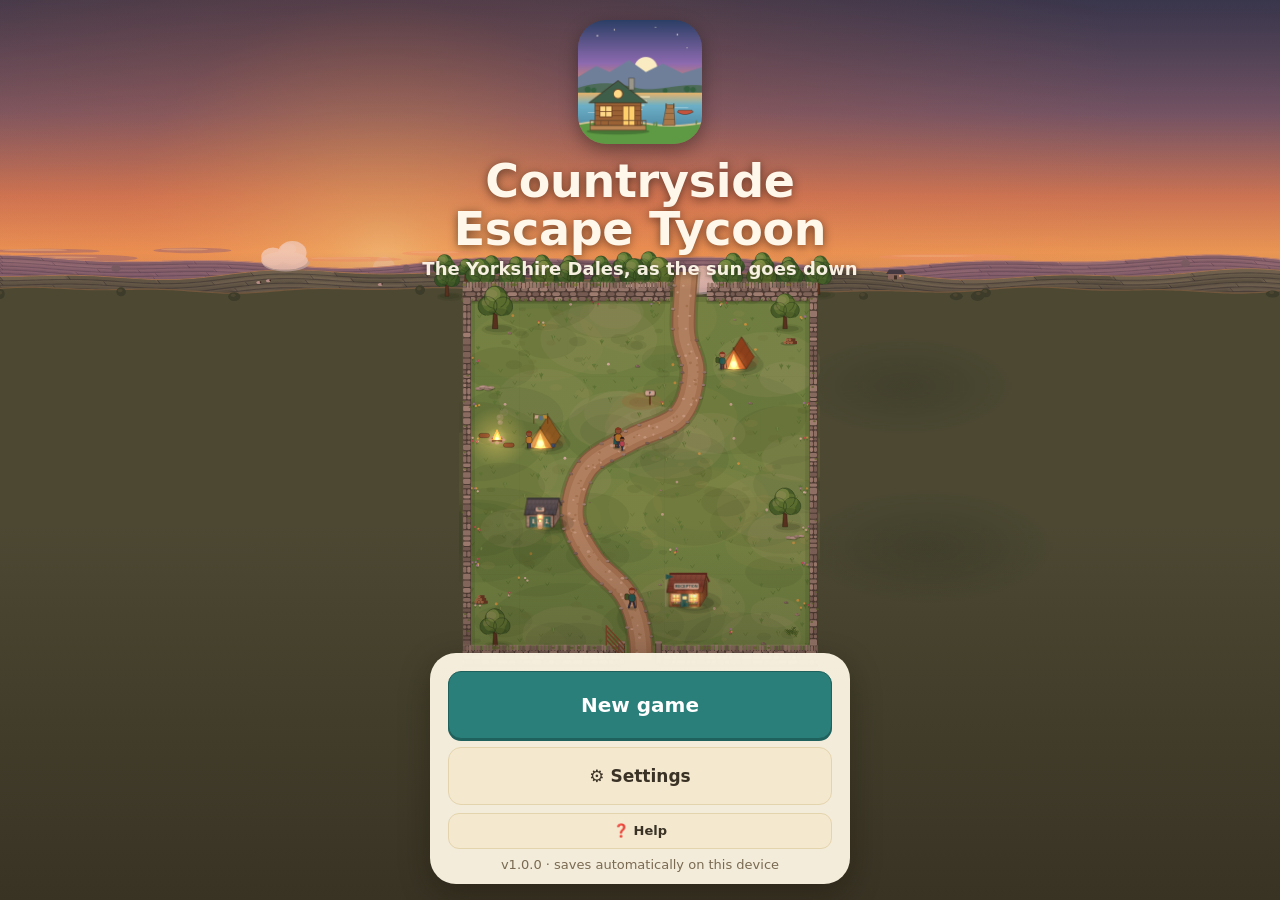
<file: index.html>
<!doctype html>
<html lang="en-GB">
<head>
<meta charset="utf-8">
<meta name="viewport" content="width=device-width,initial-scale=1,maximum-scale=1,user-scalable=no,viewport-fit=cover">
<meta name="apple-mobile-web-app-capable" content="yes">
<meta name="mobile-web-app-capable" content="yes">
<meta name="apple-mobile-web-app-status-bar-style" content="default">
<meta name="apple-mobile-web-app-title" content="Countryside">
<meta name="theme-color" content="#fbf4e2">
<link rel="apple-touch-icon" href="./icon-180.png">
<link rel="icon" type="image/png" href="./icon-180.png">
<link rel="manifest" href="./manifest.webmanifest">
<title>Countryside Escape Tycoon</title>
  <script type="module" crossorigin src="./assets/index-BdLDFhvx.js"></script>
  <link rel="stylesheet" crossorigin href="./assets/index-n89mRcwp.css">
</head>
<body>
<canvas id="game"></canvas>

<div id="top">
  <div class="row">
    <button class="money" id="money" aria-label="Finances">
      <svg width="24" height="24" viewBox="0 0 24 24"><circle cx="12" cy="12" r="10.5" fill="#e3a72f"/><circle cx="12" cy="12" r="7.6" fill="#f4c95d"/><path d="M14.6 8.4c-.5-.6-1.3-.9-2.1-.9-1.5 0-2.4 1-2.4 2.4v4.8M8.6 12h4.4M8.4 16.1h7" stroke="#a8721a" stroke-width="1.7" fill="none" stroke-linecap="round"/></svg>
      <span id="moneyTxt">£0</span>
    </button>
    <div class="spacer"></div>
    <div class="pill" id="clockPill">
      <svg id="clockIcon" width="20" height="20" viewBox="0 0 20 20"><circle cx="10" cy="10" r="4.2" fill="#f2b84b"/><g stroke="#f2b84b" stroke-width="1.8" stroke-linecap="round"><path d="M10 1.8v2M10 16.2v2M1.8 10h2M16.2 10h2M4.2 4.2l1.4 1.4M14.4 14.4l1.4 1.4M4.2 15.8l1.4-1.4M14.4 5.6l1.4-1.4"/></g></svg>
      <span id="clock">Day 1 · 07:00</span>
    </div>
    <button class="iconbtn snd" id="soundBtn" aria-label="Sound">
      <svg width="20" height="18" viewBox="0 0 20 18"><path d="M2 6.5h3.4L10 2.6v12.8L5.4 11.5H2z" fill="#fff"/><g class="waves" stroke="#fff" stroke-width="1.8" fill="none" stroke-linecap="round"><path d="M13 6c1.2 1.6 1.2 4.4 0 6"/><path d="M15.6 3.8c2.4 2.9 2.4 7.5 0 10.4"/></g><path class="x" d="M13 6.2l5 5.6M18 6.2l-5 5.6" stroke="#fff" stroke-width="1.9" stroke-linecap="round"/></svg>
    </button>
    <button class="iconbtn" id="menuBtn" aria-label="Menu">
      <svg width="18" height="16" viewBox="0 0 18 16"><path d="M2 2.5h14M2 8h14M2 13.5h14" stroke="#fff" stroke-width="2.4" stroke-linecap="round"/></svg>
    </button>
  </div>
  <div class="row stats">
    <button class="stat" id="stGuests" aria-label="Guests">
      <svg width="22" height="18" viewBox="0 0 22 18"><circle cx="7" cy="5" r="3.2" fill="#2a7f7a"/><path d="M1.5 16.5c0-3.6 2.5-6 5.5-6s5.5 2.4 5.5 6z" fill="#2a7f7a"/><circle cx="15.5" cy="6.5" r="2.6" fill="#7fb7b1"/><path d="M11.6 16.5c.2-3 2-5 4-5s4.6 2 4.6 5z" fill="#7fb7b1"/></svg>
      <span id="guests">0</span>
    </button>
    <button class="stat" id="stBeds" aria-label="Capacity">
      <svg width="20" height="18" viewBox="0 0 20 18"><path d="M10 2 1.5 16h17z" fill="#2a7f7a"/><path d="M10 7.5 7 16h6z" fill="#1d5450"/></svg>
      <span id="beds">0/0</span>
    </button>
    <button class="stat" id="stHappy" aria-label="Happiness">
      <svg width="20" height="20" viewBox="0 0 20 20"><circle cx="10" cy="10" r="8.6" fill="#f4c95d" stroke="#d99a2b" stroke-width="1.4"/><circle cx="7.2" cy="8.2" r="1.2" fill="#5a4320"/><circle cx="12.8" cy="8.2" r="1.2" fill="#5a4320"/><path id="smile" d="M6.4 11.6c1.8 2.4 5.4 2.4 7.2 0" stroke="#5a4320" stroke-width="1.5" fill="none" stroke-linecap="round"/></svg>
      <span id="happy">–</span>
    </button>
    <button class="stat" id="stRep" aria-label="Reputation">
      <svg width="18" height="18" viewBox="0 0 20 20"><path d="M10 1.6l2.5 5.4 5.9.7-4.4 4 1.2 5.8L10 14.6l-5.2 2.9 1.2-5.8-4.4-4 5.9-.7z" fill="#e3a72f" stroke="#c48a1e" stroke-width="1" stroke-linejoin="round"/></svg>
      <span id="rep">3.0</span>
    </button>
  </div>
</div>
<button id="goal" aria-label="Goal"></button>
<div id="paused">PAUSED</div>

<div id="fields" role="tablist" aria-label="Fields"><button data-f="0">Dale End</button><button data-f="1">Beck Field</button></div>
<div id="zoom" aria-label="Zoom"><button id="zIn" aria-label="Zoom in">+</button><button id="zOut" aria-label="Zoom out">−</button></div>
<div id="buyCard" class="card" hidden></div>
<div id="confirm" hidden>
  <button id="cfNo" aria-label="Cancel placement">✕</button>
  <button id="cfYes" aria-label="Confirm build">✓ <span id="cfCost"></span></button>
</div>
<div id="info" class="card" hidden></div>

<div id="bInfo" hidden aria-live="polite"><canvas id="bInfoIc" width="88" height="72" aria-hidden="true"></canvas><div id="bInfoTxt"></div><button id="bInfoX" aria-label="Close building info">✕</button></div>
<div id="bar">
  <div class="head">
    <div id="tools">
      <button class="tool" data-panel="money" aria-label="Money panel"><svg width="22" height="20" viewBox="0 0 22 20"><rect x="1.5" y="4" width="19" height="13" rx="3" fill="#2a7f7a"/><rect x="1.5" y="7" width="19" height="2.6" fill="#1d5450"/><circle cx="15.5" cy="13" r="1.8" fill="#f4c95d"/></svg><span>Money</span></button>
      <button class="tool" data-panel="guests" aria-label="Guests panel"><svg width="22" height="20" viewBox="0 0 22 18"><circle cx="7" cy="5" r="3.2" fill="#2a7f7a"/><path d="M1.5 16.5c0-3.6 2.5-6 5.5-6s5.5 2.4 5.5 6z" fill="#2a7f7a"/><circle cx="15.5" cy="6.5" r="2.6" fill="#7fb7b1"/><path d="M11.6 16.5c.2-3 2-5 4-5s4.6 2 4.6 5z" fill="#7fb7b1"/></svg><span>Guests</span></button>
      <button class="tool" data-panel="prices" aria-label="Prices panel"><svg width="22" height="20" viewBox="0 0 22 20"><path d="M2.5 3.5h8l9 9-7 7-9-9z" fill="#2a7f7a" stroke="#1d5450" stroke-width="1.2" stroke-linejoin="round"/><circle cx="7" cy="7.5" r="1.8" fill="#fbf4e2"/></svg><span>Prices</span></button>
    </div>
    <div id="hint" hidden></div>
    <button id="cancel" hidden>Done</button>
    <div class="speed" id="speed">
      <button data-s="0" aria-label="Pause"><svg width="14" height="16" viewBox="0 0 14 16"><rect x="1" y="1" width="4.2" height="14" rx="1.6" fill="currentColor"/><rect x="8.8" y="1" width="4.2" height="14" rx="1.6" fill="currentColor"/></svg></button>
      <button data-s="1" aria-label="Normal speed">1×</button>
      <button data-s="2" aria-label="Double speed">2×</button>
      <button data-s="3" aria-label="Triple speed">3×</button>
    </div>
  </div>
  <div id="cats" role="tablist" aria-label="Build categories"></div>
  <div class="builds" id="builds"></div>
</div>

<div id="sheet" hidden>
  <div class="sheet-head">
    <div class="tabs" id="tabs">
      <button data-tab="money">Money</button><button data-tab="guests">Guests</button><button data-tab="prices">Prices</button><button data-tab="goal">Goal</button>
    </div>
    <button id="sheetClose" aria-label="Close panel">✕</button>
  </div>
  <div id="sheetBody"></div>
</div>

<div id="title" hidden>
  <div class="tTop" id="tTop"><img class="tLogo" src="./icon-512.png" alt="" width="84" height="84"><h1>Countryside<br>Escape Tycoon</h1><p class="tTag" id="tTag"></p></div>
  <div class="tCard" id="tCard"><div class="btns" id="tBtns"></div><p class="tVer" id="tVer"></p></div>
</div>
<div id="coach" hidden></div>
<div id="tips" hidden role="status" aria-live="polite"><i id="tipArrow" hidden></i><div id="tipTxt"></div><div class="tipBtns"><button id="tipSkip">Skip tips</button><button id="tipOk" class="btn small primary" hidden>Got it</button></div></div>
<div id="modal" hidden><div class="mcard" id="mcard"></div></div>
<div id="rotate" aria-live="polite"><div><div class="ri">📱</div><b>Turn your phone upright</b><br>Countryside Escape Tycoon is played in portrait.</div></div>
<div id="toast"><div class="ti">!</div><div id="toastTxt"></div></div>
</body>
</html>
</file>
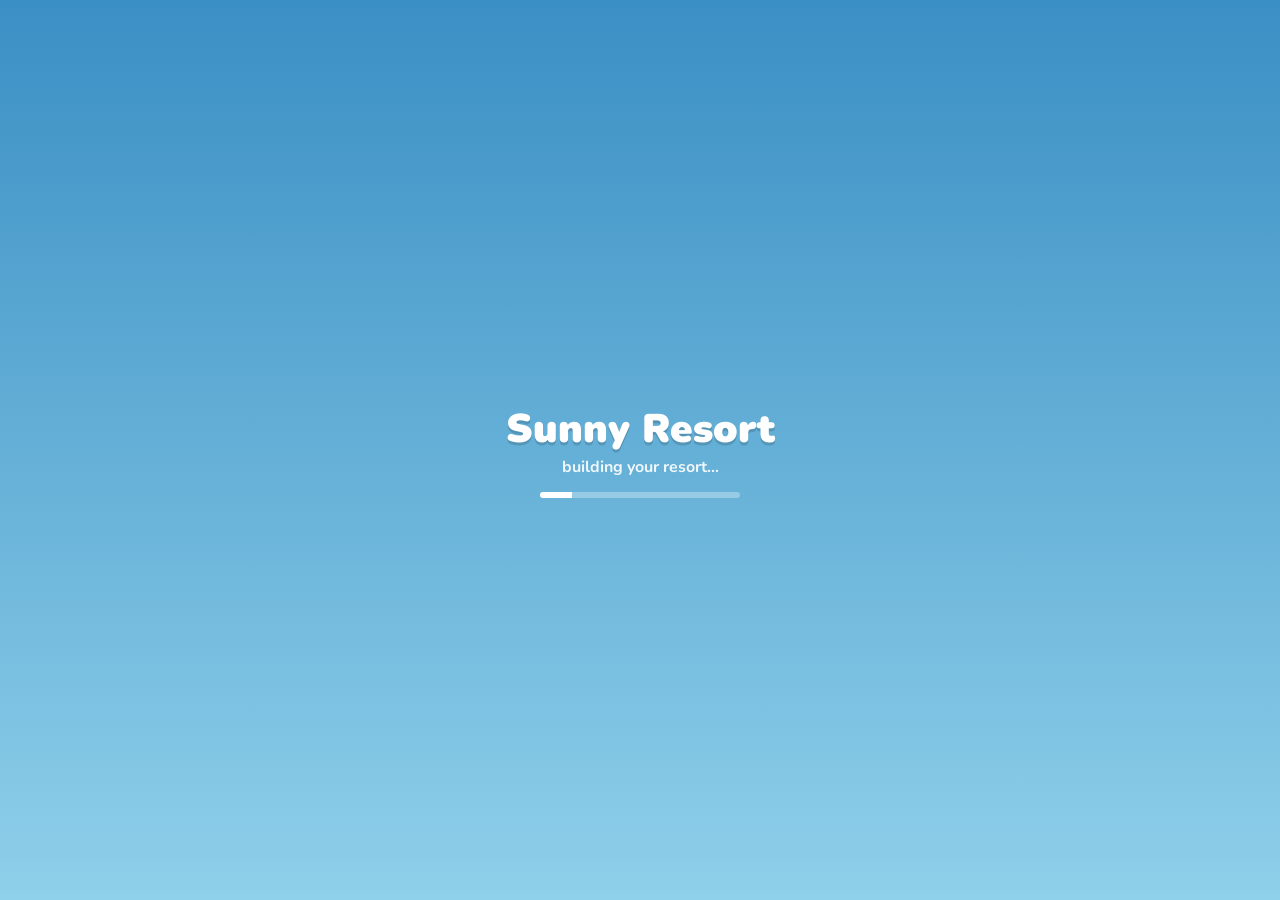
<file: resort-v2/index.html>
<!doctype html>
<html lang="en">
<head>
<meta charset="utf-8" />
<meta name="viewport" content="width=device-width, initial-scale=1, viewport-fit=cover, user-scalable=no" />
<meta name="apple-mobile-web-app-capable" content="yes" />
<meta name="theme-color" content="#2a9fd8" />
<title>Sunny Resort Tycoon · realistic 3D mockup (v2)</title>
  <script type="module" crossorigin src="./assets/index-DP-vG5xu.js"></script>
  <link rel="stylesheet" crossorigin href="./assets/index-BZgLG6d8.css">
</head>
<body>
<canvas id="c"></canvas>
<div id="hud">
  <div class="pill money" id="money"><span class="coins"></span><span id="moneyTxt">€48,200</span></div>
  <div class="pill stars" id="stars"></div>
  <button class="tod" id="tod" aria-label="Time of day"></button>
  <div class="banner" id="banner"><span id="bannerTxt">Tap a glowing plot · Villa €12,000</span><button id="cancel">✕</button></div>
  <div class="toast" id="toast"></div>
  <div class="bar" id="bar"></div>
</div>
<div id="loading"><div class="ld-title">Sunny Resort</div><div class="ld-sub" id="ldsub">building your resort…</div><div class="ld-track"><div class="ld-bar" id="ldbar"></div></div></div>
</body>
</html>
</file>
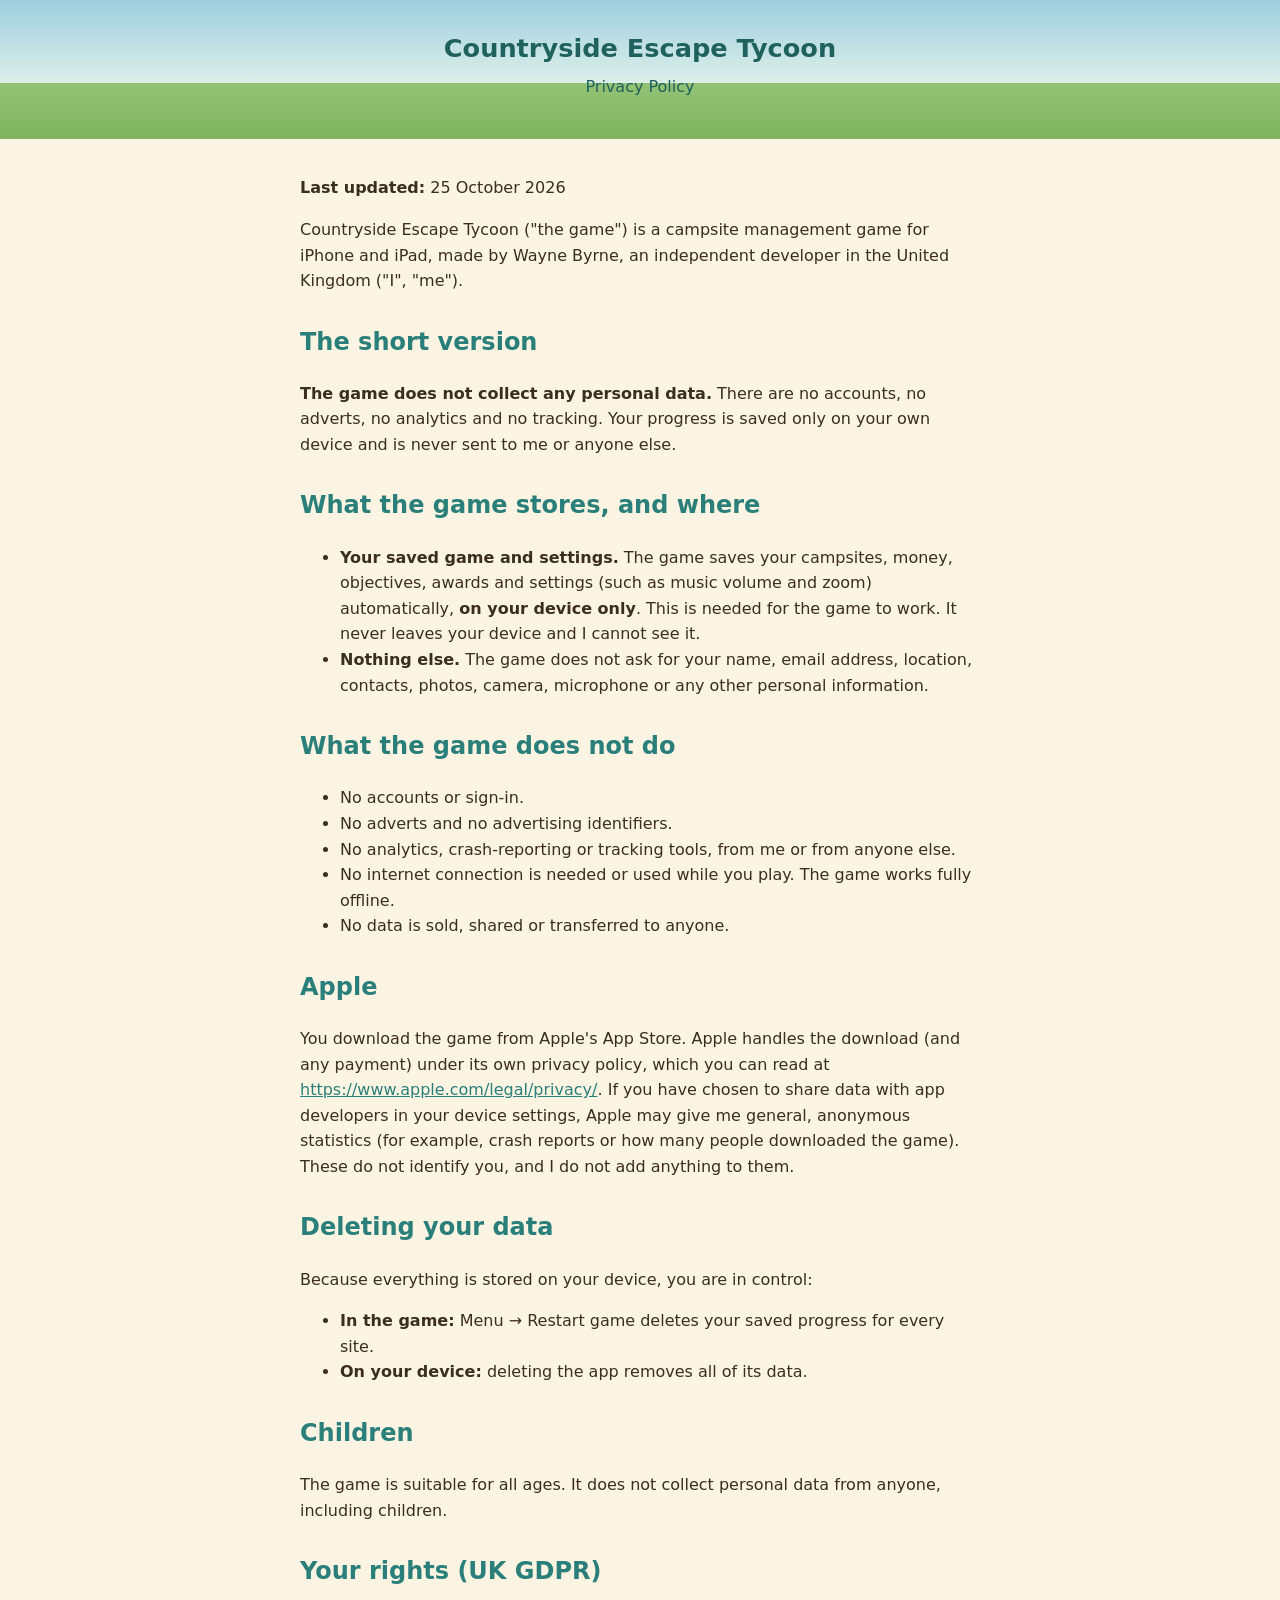
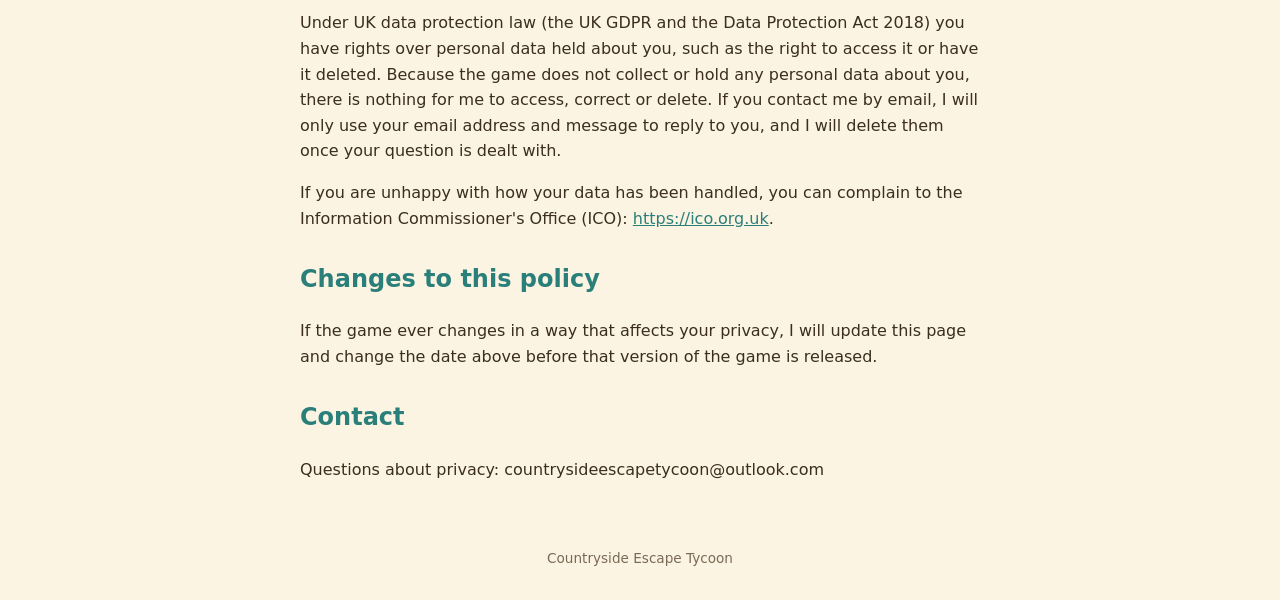
<file: privacy-policy.html>
<!doctype html>
<html lang="en-GB"><head><meta charset="utf-8"><meta name="viewport" content="width=device-width,initial-scale=1">
<title>Privacy Policy – Countryside Escape Tycoon</title><style>
:root{--teal:#2a7f7a;--deep:#1f615d;--cream:#fbf4e2;--ink:#3b2e1e;--sand:#f4e9cf}
*{box-sizing:border-box}body{margin:0;font-family:Nunito,ui-rounded,-apple-system,system-ui,sans-serif;background:var(--cream);color:var(--ink);line-height:1.6}
header{background:linear-gradient(#9fcfe0,#dcefe8 60%,#93c274 60%,#7fb35f);padding:28px 20px 40px;text-align:center}
header h1{margin:0;color:var(--deep);font-size:1.6rem}header p{margin:.3rem 0 0;color:var(--deep)}
main{max-width:720px;margin:0 auto;padding:20px}h2{color:var(--teal);margin-top:1.8rem}
.draft{background:#fff2c4;border:2px dashed #e8964f;border-radius:12px;padding:10px 14px;font-weight:700}
.card{background:#fff;border-radius:14px;padding:4px 18px;margin:12px 0;box-shadow:0 2px 0 rgba(59,46,30,.12)}
a{color:var(--teal)}footer{text-align:center;font-size:.85rem;padding:30px;color:#7a6a55}
</style></head>
<body><header><h1>Countryside Escape Tycoon</h1><p>Privacy Policy</p></header><main>
<p><strong>Last updated:</strong> 25 October 2026</p>
<p>Countryside Escape Tycoon ("the game") is a campsite management game for iPhone and iPad, made by Wayne Byrne, an independent developer in the United Kingdom ("I", "me").</p>
<h2>The short version</h2>
<p><strong>The game does not collect any personal data.</strong> There are no accounts, no adverts, no analytics and no tracking. Your progress is saved only on your own device and is never sent to me or anyone else.</p>
<h2>What the game stores, and where</h2>
<ul>
<li><strong>Your saved game and settings.</strong> The game saves your campsites, money, objectives, awards and settings (such as music volume and zoom) automatically, <strong>on your device only</strong>. This is needed for the game to work. It never leaves your device and I cannot see it.</li>
<li><strong>Nothing else.</strong> The game does not ask for your name, email address, location, contacts, photos, camera, microphone or any other personal information.</li>
</ul>
<h2>What the game does not do</h2>
<ul>
<li>No accounts or sign-in.</li>
<li>No adverts and no advertising identifiers.</li>
<li>No analytics, crash-reporting or tracking tools, from me or from anyone else.</li>
<li>No internet connection is needed or used while you play. The game works fully offline.</li>
<li>No data is sold, shared or transferred to anyone.</li>
</ul>
<h2>Apple</h2>
<p>You download the game from Apple's App Store. Apple handles the download (and any payment) under its own privacy policy, which you can read at <a href="https://www.apple.com/legal/privacy/">https://www.apple.com/legal/privacy/</a>. If you have chosen to share data with app developers in your device settings, Apple may give me general, anonymous statistics (for example, crash reports or how many people downloaded the game). These do not identify you, and I do not add anything to them.</p>
<h2>Deleting your data</h2>
<p>Because everything is stored on your device, you are in control:</p>
<ul>
<li><strong>In the game:</strong> Menu → Restart game deletes your saved progress for every site.</li>
<li><strong>On your device:</strong> deleting the app removes all of its data.</li>
</ul>
<h2>Children</h2>
<p>The game is suitable for all ages. It does not collect personal data from anyone, including children.</p>
<h2>Your rights (UK GDPR)</h2>
<p>Under UK data protection law (the UK GDPR and the Data Protection Act 2018) you have rights over personal data held about you, such as the right to access it or have it deleted. Because the game does not collect or hold any personal data about you, there is nothing for me to access, correct or delete. If you contact me by email, I will only use your email address and message to reply to you, and I will delete them once your question is dealt with.</p>
<p>If you are unhappy with how your data has been handled, you can complain to the Information Commissioner's Office (ICO): <a href="https://ico.org.uk">https://ico.org.uk</a>.</p>
<h2>Changes to this policy</h2>
<p>If the game ever changes in a way that affects your privacy, I will update this page and change the date above before that version of the game is released.</p>
<h2>Contact</h2>
<p>Questions about privacy: countrysideescapetycoon@outlook.com</p>
</main><footer>Countryside Escape Tycoon</footer></body></html>
</file>
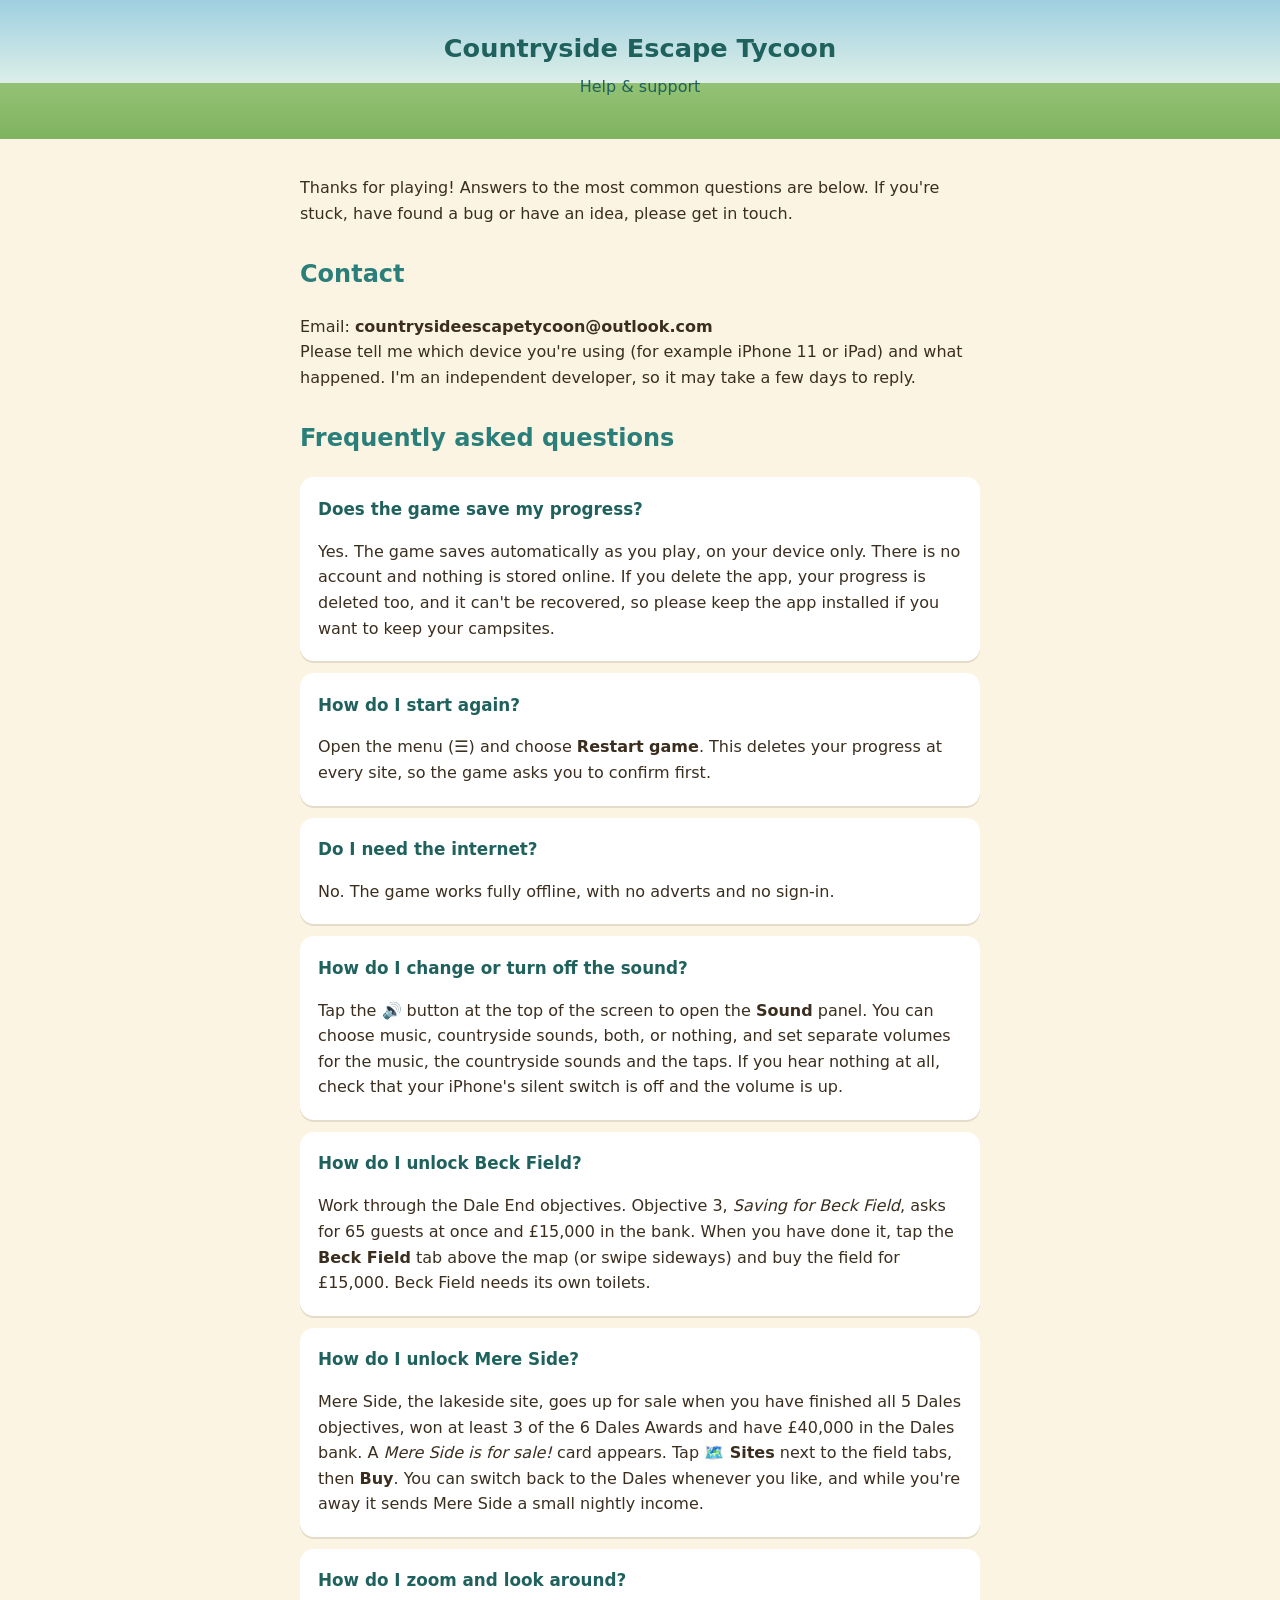
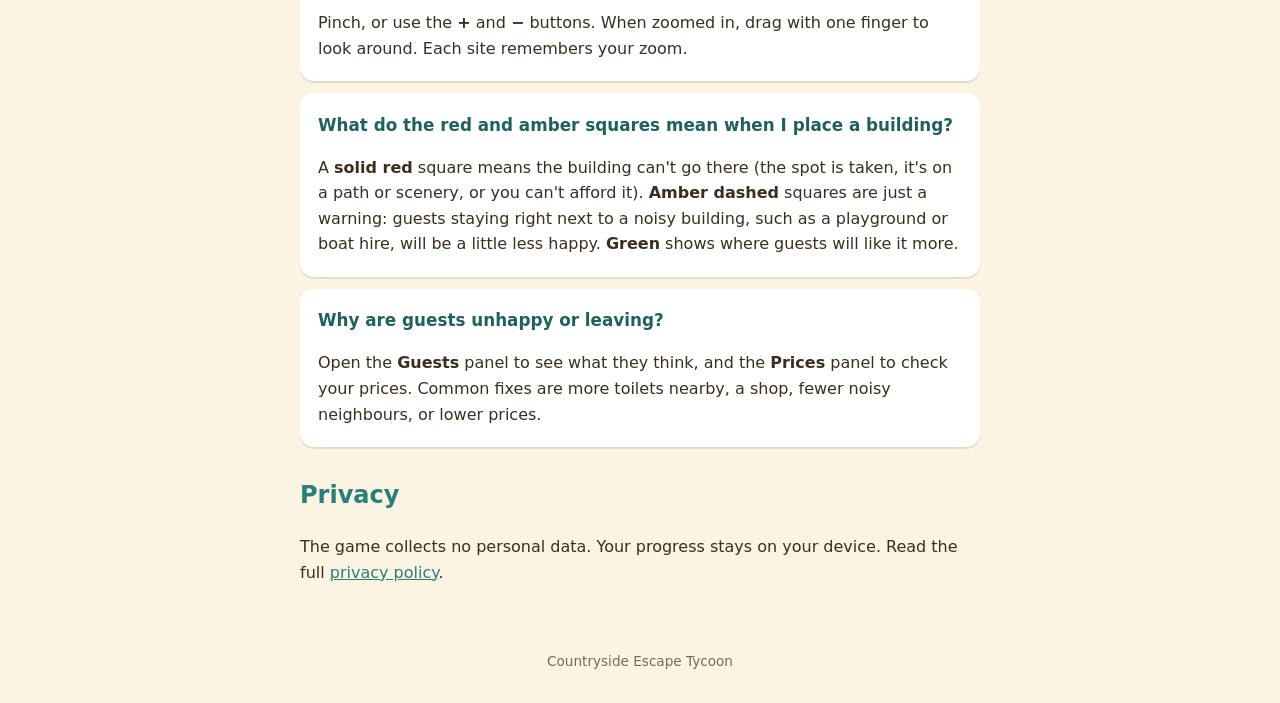
<file: support.html>
<!doctype html>
<html lang="en-GB"><head><meta charset="utf-8"><meta name="viewport" content="width=device-width,initial-scale=1">
<title>Support – Countryside Escape Tycoon</title><style>
:root{--teal:#2a7f7a;--deep:#1f615d;--cream:#fbf4e2;--ink:#3b2e1e;--sand:#f4e9cf}
*{box-sizing:border-box}body{margin:0;font-family:Nunito,ui-rounded,-apple-system,system-ui,sans-serif;background:var(--cream);color:var(--ink);line-height:1.6}
header{background:linear-gradient(#9fcfe0,#dcefe8 60%,#93c274 60%,#7fb35f);padding:28px 20px 40px;text-align:center}
header h1{margin:0;color:var(--deep);font-size:1.6rem}header p{margin:.3rem 0 0;color:var(--deep)}
main{max-width:720px;margin:0 auto;padding:20px}h2{color:var(--teal);margin-top:1.8rem}
.draft{background:#fff2c4;border:2px dashed #e8964f;border-radius:12px;padding:10px 14px;font-weight:700}
.card{background:#fff;border-radius:14px;padding:4px 18px;margin:12px 0;box-shadow:0 2px 0 rgba(59,46,30,.12)}
a{color:var(--teal)}footer{text-align:center;font-size:.85rem;padding:30px;color:#7a6a55}
</style>
<style>h3{color:#1f615d;margin:.9rem 0 .2rem;font-size:1.05rem}</style></head>
<body><header><h1>Countryside Escape Tycoon</h1><p>Help &amp; support</p></header><main>
<p>Thanks for playing! Answers to the most common questions are below. If you're stuck, have found a bug or have an idea, please get in touch.</p>
<h2>Contact</h2>
<p>Email: <strong>countrysideescapetycoon@outlook.com</strong><br>Please tell me which device you're using (for example iPhone 11 or iPad) and what happened. I'm an independent developer, so it may take a few days to reply.</p>
<h2>Frequently asked questions</h2>
<div class="card"><h3>Does the game save my progress?</h3><p>Yes. The game saves automatically as you play, on your device only. There is no account and nothing is stored online. If you delete the app, your progress is deleted too, and it can't be recovered, so please keep the app installed if you want to keep your campsites.</p></div>
<div class="card"><h3>How do I start again?</h3><p>Open the menu (☰) and choose <strong>Restart game</strong>. This deletes your progress at every site, so the game asks you to confirm first.</p></div>
<div class="card"><h3>Do I need the internet?</h3><p>No. The game works fully offline, with no adverts and no sign-in.</p></div>
<div class="card"><h3>How do I change or turn off the sound?</h3><p>Tap the 🔊 button at the top of the screen to open the <strong>Sound</strong> panel. You can choose music, countryside sounds, both, or nothing, and set separate volumes for the music, the countryside sounds and the taps. If you hear nothing at all, check that your iPhone's silent switch is off and the volume is up.</p></div>
<div class="card"><h3>How do I unlock Beck Field?</h3><p>Work through the Dale End objectives. Objective 3, <em>Saving for Beck Field</em>, asks for 65 guests at once and £15,000 in the bank. When you have done it, tap the <strong>Beck Field</strong> tab above the map (or swipe sideways) and buy the field for £15,000. Beck Field needs its own toilets.</p></div>
<div class="card"><h3>How do I unlock Mere Side?</h3><p>Mere Side, the lakeside site, goes up for sale when you have finished all 5 Dales objectives, won at least 3 of the 6 Dales Awards and have £40,000 in the Dales bank. A <em>Mere Side is for sale!</em> card appears. Tap <strong>🗺️ Sites</strong> next to the field tabs, then <strong>Buy</strong>. You can switch back to the Dales whenever you like, and while you're away it sends Mere Side a small nightly income.</p></div>
<div class="card"><h3>How do I zoom and look around?</h3><p>Pinch, or use the <strong>+</strong> and <strong>−</strong> buttons. When zoomed in, drag with one finger to look around. Each site remembers your zoom.</p></div>
<div class="card"><h3>What do the red and amber squares mean when I place a building?</h3><p>A <strong>solid red</strong> square means the building can't go there (the spot is taken, it's on a path or scenery, or you can't afford it). <strong>Amber dashed</strong> squares are just a warning: guests staying right next to a noisy building, such as a playground or boat hire, will be a little less happy. <strong>Green</strong> shows where guests will like it more.</p></div>
<div class="card"><h3>Why are guests unhappy or leaving?</h3><p>Open the <strong>Guests</strong> panel to see what they think, and the <strong>Prices</strong> panel to check your prices. Common fixes are more toilets nearby, a shop, fewer noisy neighbours, or lower prices.</p></div>
<h2>Privacy</h2>
<p>The game collects no personal data. Your progress stays on your device. Read the full <a href="privacy-policy.html">privacy policy</a>.</p>
</main><footer>Countryside Escape Tycoon</footer></body></html>
</file>
<file: assets/index-n89mRcwp.css>
:root{--cream:#fbf4e2;--cream2:#f4e9cf;--card:#fffaf0;--ink:#3b3226;--ink2:#7a6a52;--teal:#2a7f7a;--teal-d:#1f615d;--teal-l:#d9eeea;--red:#c4533d;--red-l:#f8e1da;--green:#4f9a3a;--green-l:#e3f1d8;--gold:#e3a72f;--line:#e4d4ad;--sat:env(safe-area-inset-top,0px);--sab:env(safe-area-inset-bottom,0px);--side:0px}*{box-sizing:border-box;-webkit-tap-highlight-color:transparent;-webkit-user-select:none;user-select:none;-webkit-touch-callout:none}html,body{height:100%;color:var(--ink);touch-action:none;overscroll-behavior:none;background:#7fb35f;margin:0;font-family:ui-rounded,SF Pro Rounded,Nunito,Avenir Next,-apple-system,system-ui,BlinkMacSystemFont,Segoe UI,Roboto,Noto Sans,Ubuntu,Cantarell,Helvetica Neue,sans-serif;overflow:hidden}button{font:inherit;color:inherit;cursor:pointer;background:0 0;border:0;padding:0}[hidden]{display:none!important}#game{width:100%;height:100%;display:block;position:fixed;top:0;left:0}#top{left:8px;right:calc(8px + var(--side));top:calc(var(--sat) + 8px);background:var(--cream);max-width:560px;box-shadow:0 3px 0 var(--line),0 6px 14px #3c2d142e;border-radius:18px;margin:0 auto;padding:8px 10px 9px;position:fixed}.row{align-items:center;gap:6px;display:flex}.money{white-space:nowrap;letter-spacing:-.2px;align-items:center;gap:7px;min-width:0;min-height:36px;font-size:23px;font-weight:800;transition:color .2s;display:flex;overflow:hidden}.money.flash{color:var(--red)}.money.gain{color:var(--green)}.money.neg{color:var(--red)}.spacer{flex:1}.pill{background:var(--cream2);white-space:nowrap;font-variant-numeric:tabular-nums;border-radius:999px;align-items:center;gap:5px;padding:5px 10px 5px 7px;font-size:14px;font-weight:700;display:flex}.iconbtn{background:var(--teal);width:38px;height:38px;box-shadow:0 2px 0 var(--teal-d);border-radius:12px;flex:none;justify-content:center;align-items:center;display:flex}.stats{gap:5px;margin-top:7px}.stat{background:var(--card);border:1.5px solid var(--line);white-space:nowrap;font-variant-numeric:tabular-nums;border-radius:12px;flex:1;justify-content:center;align-items:center;gap:5px;min-width:0;height:36px;font-size:15px;font-weight:800;display:flex}.stat.bad{background:var(--red-l);border-color:#ecc0b4}#goal{max-width:calc(100% - 32px - var(--side));color:var(--ink);white-space:nowrap;background:#fbf4e2f0;border-radius:999px;align-items:center;gap:5px;min-height:30px;padding:5px 12px 5px 9px;font-size:12.5px;font-weight:700;display:flex;position:fixed;top:0;left:16px;box-shadow:0 2px 6px #3c2d1426}#goal .ok{color:var(--green)}#goal .no{color:var(--ink2)}#paused{right:calc(16px + var(--side));background:var(--ink);color:#fff;letter-spacing:.5px;pointer-events:none;border-radius:999px;padding:5px 11px;font-size:12.5px;font-weight:800;position:fixed;top:0}#bar{left:0;right:var(--side);background:var(--cream);max-width:600px;padding:7px 8px max(8px, calc(var(--sab) * .6));box-shadow:0 -3px 0 var(--line),0 -6px 16px #3c2d1429;border-radius:22px 22px 0 0;margin:0 auto;position:fixed;bottom:0}.head{align-items:center;gap:6px;min-height:44px;padding:0 2px 6px;display:flex}#tools{flex:1;gap:4px;display:flex}.tool{background:var(--card);border:1.5px solid var(--line);width:56px;height:44px;color:var(--teal-d);border-radius:12px;flex-direction:column;justify-content:center;align-items:center;gap:1px;font-size:10.5px;font-weight:800;display:flex}.tool.on{background:var(--teal-l);border-color:var(--teal)}#hint{color:var(--ink2);flex:1;font-size:14px;font-weight:700;line-height:1.2}#hint b{color:var(--teal-d)}#cancel{background:var(--teal);color:#fff;height:40px;box-shadow:0 2px 0 var(--teal-d);border-radius:12px;padding:0 14px;font-size:15px;font-weight:800}.speed{background:var(--cream2);border-radius:12px;gap:2px;padding:3px;display:flex}.speed button{width:38px;height:38px;color:var(--ink2);border-radius:9px;justify-content:center;align-items:center;font-size:15px;font-weight:800;display:flex}.speed button.on{background:var(--teal);color:#fff;box-shadow:0 2px 0 var(--teal-d)}.builds{gap:6px;display:flex}.b{background:var(--card);border:2px solid var(--line);min-width:0;max-width:140px;height:90px;box-shadow:0 3px 0 var(--line);border-radius:15px;flex-direction:column;flex:1;justify-content:space-between;align-items:center;gap:1px;padding:3px 2px 5px;transition:transform 80ms;display:flex;position:relative}.b:active{box-shadow:0 1px 0 var(--line);transform:translateY(2px)}.b canvas{width:57px;height:42px;display:block}.b .nm{text-align:center;white-space:nowrap;letter-spacing:-.1px;max-width:100%;height:15px;font-size:12px;font-weight:800;line-height:15px;display:block}.b .pr{color:var(--teal-d);background:var(--teal-l);white-space:nowrap;border-radius:999px;max-width:calc(100% - 6px);padding:0 7px;font-size:12.5px;font-weight:800;line-height:17px}.b.sel{border-color:var(--teal);box-shadow:0 3px 0 var(--teal-d);background:#eef8f5}.b.poor .pr{color:var(--red);background:var(--red-l)}.b.poor canvas{opacity:.55}.b[hidden]{display:none}.builds{justify-content:center}#cats{gap:6px;margin:0 2px 6px;display:flex}#cats button{background:var(--cream2);height:36px;color:var(--ink2);border-radius:11px;flex:1;font-size:14px;font-weight:800;position:relative}#cats button.on{background:var(--card);color:var(--teal-d);box-shadow:inset 0 0 0 2px var(--teal)}#cats .dot{background:var(--red);width:9px;height:9px;box-shadow:0 0 0 2px var(--cream2);border-radius:50%;display:none;position:absolute;top:5px;right:8px}#cats button.hasnew .dot{display:block}.b .new{background:var(--red);color:#fff;letter-spacing:.4px;border-radius:999px;padding:1px 6px;font-size:10px;font-weight:900;display:none;position:absolute;top:-7px;right:-4px}.b.isnew .new{display:block}.b.locked{background:var(--cream2);box-shadow:none;border-style:dashed}.b.locked canvas{opacity:.35;filter:none}.b.locked .nm{color:var(--ink2);opacity:.8}.b.locked .pr,.b.locked.poor .pr{color:var(--ink2);background:#3b2e1e14;padding:0 6px;font-size:11.5px}.b .lk{background:var(--card);width:22px;height:22px;color:var(--ink2);box-shadow:0 1px 0 var(--line);border-radius:50%;justify-content:center;align-items:center;display:none;position:absolute;top:13px;left:50%;transform:translate(-50%)}.b .lk svg{width:12px;height:12px;display:block}.b.locked .lk{display:flex}#confirm{filter:none;gap:6px;display:flex;position:fixed;top:0;left:0;transform:translate(-50%,-100%)}#confirm button{border-radius:14px;height:46px;font-size:17px;font-weight:800;box-shadow:0 3px #0000002e,0 4px 10px #281e0a40}#cfNo{background:var(--card);width:46px;color:var(--ink2);border:2px solid var(--line)}#cfYes{background:var(--green);color:#fff;white-space:nowrap;border:2px solid #3d7c2c;padding:0 14px}.card{left:10px;right:calc(10px + var(--side));background:var(--card);border:2px solid var(--line);border-radius:18px;max-width:520px;margin:0 auto;padding:12px 14px;font-size:14px;line-height:1.35;position:fixed;box-shadow:0 6px 18px #3c2d1438}.card h3{align-items:center;gap:8px;margin:0 0 4px;font-size:17px;display:flex}.card .sub{color:var(--ink2);font-weight:600}.card .btns{gap:8px;margin-top:10px;display:flex}.btn{background:var(--cream2);border:1.5px solid var(--line);border-radius:13px;flex:1;height:44px;font-size:15px;font-weight:800}.btn.primary{background:var(--teal);color:#fff;border-color:var(--teal-d);box-shadow:0 2px 0 var(--teal-d)}.btn.danger{background:var(--red-l);color:var(--red);border-color:#ecc0b4}.btn.danger.armed{background:var(--red);color:#fff}.fl{flex-wrap:wrap;gap:4px;margin-top:6px;display:flex}.f{border-radius:999px;padding:2px 8px;font-size:12.5px;font-weight:700}.f.p{background:var(--green-l);color:#356b25}.f.n{background:var(--red-l);color:#a2402c}#sheet{background:var(--cream);max-width:600px;height:min(74vh,640px);padding-bottom:var(--sab);z-index:5;border-radius:22px 22px 0 0;flex-direction:column;margin:0 auto;display:flex;position:fixed;bottom:0;left:0;right:0;box-shadow:0 -6px 22px #281e0a4d}.sheet-head{border-bottom:1.5px solid var(--line);align-items:center;gap:6px;padding:10px 10px 8px;display:flex}.tabs{background:var(--cream2);border-radius:13px;flex:1;gap:4px;padding:3px;display:flex}.tabs button{height:38px;color:var(--ink2);border-radius:10px;flex:1;font-size:14px;font-weight:800}.tabs button.on{background:var(--card);color:var(--teal-d);box-shadow:0 1px 3px #3c2d142e}#sheetClose{background:var(--card);border:1.5px solid var(--line);width:42px;height:42px;color:var(--ink2);border-radius:12px;font-size:18px;font-weight:800}#sheetBody{-webkit-overflow-scrolling:touch;touch-action:pan-y;flex:1;padding:12px 14px 20px;font-size:14.5px;line-height:1.4;overflow-y:auto}.sec{background:var(--card);border:1.5px solid var(--line);border-radius:15px;margin-bottom:10px;padding:10px 12px}.sec h4{text-transform:uppercase;letter-spacing:.6px;color:var(--ink2);margin:0 0 6px;font-size:13px}.li{font-variant-numeric:tabular-nums;justify-content:space-between;gap:8px;padding:2px 0;display:flex}.li.tot{border-top:1.5px dashed var(--line);margin-top:4px;padding-top:5px;font-weight:800}.pos{color:#3d7c2c;font-weight:800}.neg{color:var(--red);font-weight:800}.muted{color:var(--ink2)}.tip{background:var(--teal-l);color:var(--teal-d);border-radius:12px;margin-top:6px;padding:8px 10px;font-size:13.5px;font-weight:700}.tip.warn{color:#7a5410;background:#fbecc9}.chart{align-items:flex-end;gap:5px;height:84px;padding-top:6px;display:flex}.chart .c{height:100%;color:var(--ink2);flex-direction:column;flex:1;justify-content:flex-end;align-items:center;font-size:10.5px;font-weight:700;display:flex}.chart .bar{border-radius:5px 5px 2px 2px;width:100%;min-height:2px}.hb{background:#e9dfc6;border-radius:5px;height:9px;margin:4px 0 2px;overflow:hidden}.hb i{background:#6ab04c;border-radius:5px;height:100%;display:block}.rv{border-top:1px solid var(--line);padding:6px 0}.rv:first-of-type{border-top:0}.stars{color:var(--gold);letter-spacing:1px;font-size:14px}input[type=range]{width:100%;height:36px;accent-color:var(--teal);touch-action:pan-x}.pricebig{color:var(--teal-d);font-size:22px;font-weight:800}.goalrow{align-items:center;gap:8px;padding:6px 0;display:flex}.goalrow .ck{background:var(--cream2);width:26px;height:26px;color:var(--ink2);border-radius:50%;flex:none;justify-content:center;align-items:center;font-weight:900;display:flex}.goalrow .ck.ok{background:var(--green);color:#fff}.objrow{opacity:.6;align-items:flex-start;gap:9px;padding:6px 0;display:flex}.objrow.now,.objrow.done{opacity:1}.objrow .ck{background:var(--cream2);width:24px;height:24px;color:var(--ink2);border-radius:50%;flex:none;justify-content:center;align-items:center;font-size:13px;font-weight:900;display:flex}.objrow.now .ck{background:var(--teal);color:#fff}.objrow .ck.ok{background:var(--green);color:#fff}#goal b.on{background:var(--teal);color:#fff;border-radius:999px;margin-right:2px;padding:0 6px;font-size:11.5px}.upg{background:#f3f8ef;border:1.5px solid #cfe3c3;border-radius:12px;align-items:center;gap:8px;margin-top:8px;padding:8px;font-size:13.5px;line-height:1.3;display:flex}.upg .btn{white-space:nowrap;flex:none;height:44px;padding:0 12px}.btn.primary.poor{box-shadow:none;background:#9fb9b6;border-color:#88a19e}.badge{color:#7a5a1c;background:#f6e3a6;border-radius:999px;padding:2px 8px;font-size:11.5px;font-weight:800}.ul{background:var(--card);border:1.5px solid var(--line);border-radius:14px;margin:6px 0;padding:8px 10px;font-size:14.5px}.ul .trade{color:var(--ink2);margin-top:4px;font-size:13.5px}.obt{color:var(--ink);font-size:17px;font-weight:800;margin-top:-4px!important}.nextobj{background:var(--teal-l);border-radius:14px;margin-top:10px;padding:8px 10px;font-size:14.5px}.confetti{height:0;position:relative}.confetti i{opacity:0;border-radius:2px;width:7px;height:11px;animation:1.8s ease-out forwards conf;position:absolute;top:-10px}.confetti i:nth-child(3n){background:#e0607e}.confetti i:nth-child(3n+1){background:#f2c14e}.confetti i:nth-child(3n+2){background:#3a9a91}.confetti i:first-child{animation-delay:0s;left:3%}.confetti i:nth-child(2){animation-delay:80ms;left:10%}.confetti i:nth-child(3){animation-delay:.16s;left:17%}.confetti i:nth-child(4){animation-delay:.24s;left:24%}.confetti i:nth-child(5){animation-delay:.32s;left:31%}.confetti i:nth-child(6){animation-delay:0s;left:38%}.confetti i:nth-child(7){animation-delay:80ms;left:45%}.confetti i:nth-child(8){animation-delay:.16s;left:52%}.confetti i:nth-child(9){animation-delay:.24s;left:59%}.confetti i:nth-child(10){animation-delay:.32s;left:66%}.confetti i:nth-child(11){animation-delay:0s;left:73%}.confetti i:nth-child(12){animation-delay:80ms;left:80%}.confetti i:nth-child(13){animation-delay:.16s;left:87%}.confetti i:nth-child(14){animation-delay:.24s;left:94%}@keyframes conf{0%{opacity:1;transform:translateY(0)rotate(0)}to{opacity:0;transform:translateY(160px)rotate(300deg)}}@media (prefers-reduced-motion:reduce){.confetti,.burst{display:none}}#modal{z-index:30;background:#28201473;justify-content:center;align-items:center;padding:18px;display:flex;position:fixed;top:0;bottom:0;left:0;right:0}.mcard{background:var(--cream);border-radius:22px;width:100%;max-width:400px;max-height:88vh;padding:18px 18px 16px;font-size:15.5px;line-height:1.45;overflow-y:auto;box-shadow:0 10px 30px #140f0559}.mcard h2{color:var(--teal-d);margin:0 0 8px;font-size:22px}.mcard p{margin:6px 0}.mcard .btns{flex-direction:column;gap:8px;margin-top:14px;display:flex}.mcard .btn{flex:none;height:48px}.mcard canvas{margin:4px auto 8px;display:block}.dots{justify-content:center;gap:6px;margin-top:10px;display:flex}.dots i{background:var(--line);border-radius:50%;width:8px;height:8px}.dots i.on{background:var(--teal)}.steps{gap:8px;display:flex}#toast{left:calc((100% - var(--side)) / 2);width:max-content;max-width:min(calc(100% - 28px - var(--side)),480px);background:var(--ink);color:#fff8ea;opacity:0;pointer-events:none;z-index:20;border-radius:16px;align-items:center;gap:9px;padding:10px 14px;font-size:14.5px;font-weight:700;line-height:1.3;transition:opacity .2s,transform .2s;display:flex;position:fixed;bottom:0;transform:translate(-50%,10px);box-shadow:0 6px 16px #1e140a4d}#toast.show{opacity:1;transform:translate(-50%)}#toast .ti{border-radius:50%;flex:none;justify-content:center;align-items:center;width:26px;height:26px;font-size:15px;font-weight:900;display:flex}#toast.warn .ti{color:var(--ink);background:#f2b84b}#toast.ok .ti{color:#fff;background:#6ab04c}#toast.info .ti{background:var(--teal);color:#fff}body.wide{--side:380px}@media (max-width:900px){body.wide{--side:340px}body.wide #sheet{width:340px!important}}body.wide #sheet{width:380px;max-width:none;height:auto;padding-top:var(--sat);border-radius:0;margin:0;top:0;bottom:0;left:auto;right:0;box-shadow:-4px 0 18px #281e0a2e}body.wide #sheetClose,body.wide #tools{display:none}body.wide #bar,body.wide #top{max-width:640px}#fields{background:#fbf4e2f0;border-radius:999px;gap:2px;padding:3px;display:flex;position:fixed;transform:translate(-50%);box-shadow:0 2px 6px #3c2d142e}#fields button{height:32px;color:var(--ink2);white-space:nowrap;border-radius:999px;padding:0 13px;font-size:13.5px;font-weight:800}#fields button.on{background:var(--teal);color:#fff}#fields button i{background:var(--red);color:#fff;vertical-align:1px;border-radius:999px;margin-left:3px;padding:1px 6px;font-size:10.5px;font-style:normal;font-weight:900}#buyCard{max-width:none;margin:0;padding:12px 14px;font-size:14px;line-height:1.35;position:fixed;right:auto}#buyCard h3{margin:0 0 4px;font-size:17px}#buyCard p{margin:0 0 8px}#buyCard .row2{justify-content:space-between;align-items:center;gap:10px;display:flex}#buyCard .pricebig{font-size:22px}#buyCard .sub{margin-top:6px;font-size:12.5px}.iconbtn.snd{background:var(--cream2);box-shadow:0 2px 0 var(--line)}.iconbtn.snd svg path,.iconbtn.snd svg g{stroke:var(--teal-d)}.iconbtn.snd svg path:first-child{fill:var(--teal-d);stroke:none}.iconbtn.snd .x{display:none}.iconbtn.snd.off .x{display:block}.iconbtn.snd.off .waves{display:none}.iconbtn.snd.off svg path:first-child{fill:var(--ink2)}body.isPaused #goal{max-width:calc(100% - 128px - var(--side))}#goal{overflow:hidden}#buyCard .req{background:var(--cream2);border-radius:12px;margin:0 0 9px;padding:8px 10px;font-size:13.5px}#buyCard .req.ok{color:var(--green);background:#e3f1dc}#buyCard .req .sub{margin:3px 0 2px;font-size:12.5px}#buyCard .rq{justify-content:space-between;margin-top:6px;font-size:13px;display:flex}.pbar{background:#3c2d1421;border-radius:9px;height:7px;margin-top:3px;overflow:hidden}.pbar i{background:var(--teal);border-radius:9px;height:100%;display:block}#fields button i.lk{background:0 0;padding:0;font-size:12px}#fields button i.go{background:var(--green)}#fields button.pulse{animation:1.6s ease-in-out infinite fpulse}@keyframes fpulse{0%,to{box-shadow:0 0 #3d7c2c00}50%{box-shadow:0 0 0 4px #3d7c2c59}}.forsale{background:var(--cream2);border-radius:14px;margin:8px 0;padding:10px 12px;font-size:14px;line-height:1.4}.fsTabs{background:#fff;border-radius:999px;gap:2px;width:max-content;margin-bottom:6px;padding:2px;font-size:12.5px;font-weight:800;display:flex}.fsTabs span{color:var(--ink2);border-radius:999px;padding:4px 10px}.fsTabs span.on{background:var(--teal);color:#fff}.fsTabs i{background:var(--green);color:#fff;border-radius:999px;margin-left:3px;padding:1px 5px;font-size:10px;font-style:normal}.modes{grid-template-columns:1fr 1fr;gap:6px;margin:6px 0 12px;display:grid}.modes .seg{font:inherit;border:2px solid var(--cream2);color:var(--ink);background:#fff;border-radius:12px;min-height:44px;padding:10px 8px;font-size:14px;font-weight:700}.modes .seg.on{border-color:var(--teal);background:var(--teal-l);color:var(--teal-d)}.vol{grid-template-columns:118px 1fr 44px;align-items:center;gap:8px;margin:6px 0;font-size:14px;font-weight:700;display:grid}.vol b{text-align:right;color:var(--ink2);font-size:13px}.vol input{width:100%;accent-color:var(--teal);height:28px}.vol.dim{opacity:.4}#zoom{z-index:3;flex-direction:column;gap:6px;display:flex;position:fixed}#zoom button{width:40px;height:40px;color:var(--teal-d);background:#fbf4e2f0;border-radius:12px;font-size:24px;font-weight:900;line-height:1;box-shadow:0 2px 6px #3c2d1433}#zoom button:disabled{color:#c2b79c;background:#fbf4e2cc}#toast{z-index:20;max-width:min(calc(100% - 28px - var(--side)),400px);border-radius:14px;gap:8px;padding:7px 12px;font-size:13.5px}#toast .ti{width:22px;height:22px;font-size:13px}#goal .season{margin-left:6px;font-size:13px}.award{text-align:center;margin:4px 0;font-size:58px;line-height:1.1;position:relative}.burst{pointer-events:none;width:0;height:0;position:absolute;top:50%;left:50%}.burst i{color:#f2c14e;text-shadow:0 0 4px #fff0b4e6;opacity:0;font-size:15px;font-style:normal;animation:1.6s cubic-bezier(.2,.7,.3,1) .15s forwards burst;position:absolute;top:-9px;left:-7px}.burst i:first-child{--a:0deg;animation-delay:.15s}.burst i:nth-child(2){--a:36deg;animation-delay:.22s}.burst i:nth-child(3){--a:72deg;animation-delay:.29s}.burst i:nth-child(4){--a:108deg;animation-delay:.15s}.burst i:nth-child(5){--a:144deg;animation-delay:.22s}.burst i:nth-child(6){--a:180deg;animation-delay:.29s}.burst i:nth-child(7){--a:216deg;animation-delay:.15s}.burst i:nth-child(8){--a:252deg;animation-delay:.22s}.burst i:nth-child(9){--a:288deg;animation-delay:.29s}.burst i:nth-child(10){--a:324deg;animation-delay:.15s}.burst i:nth-child(2n){color:#fffaf0;font-size:11px}@keyframes burst{0%{opacity:0;transform:rotate(var(--a)) translateY(0) scale(.4)}25%{opacity:1}to{opacity:0;transform:rotate(var(--a)) translateY(-62px) scale(1)}}.reduce-motion .confetti,.reduce-motion .burst{display:none}.reduce-motion *,.reduce-motion :before,.reduce-motion :after{scroll-behavior:auto!important;transition-duration:.01ms!important;animation-duration:.01ms!important;animation-iteration-count:1!important}.awl{border-top:1px solid var(--line);align-items:flex-start;gap:8px;padding:7px 0;display:flex}.awl .ic{text-align:center;flex:none;width:30px;font-size:24px}.awl.won .ic{filter:none}.awl:not(.won) .ic{opacity:.55}@media (max-height:700px){.stats{margin-top:5px}.stat{height:32px;font-size:14px}.money{min-height:32px;font-size:21px}.iconbtn{width:34px;height:34px}.head{min-height:42px;padding-bottom:5px}#cats{margin-bottom:5px}#cats button{height:34px;font-size:13px}.b{height:80px}.b canvas{width:46px;height:34px}.b .nm{height:14px;font-size:11.5px;line-height:14px}.b .pr{font-size:12px;line-height:16px}.b .lk{top:9px}}#fields button.siteschip{color:var(--teal);background:#2a7f7a1f}#fields button.siteschip.pulse{animation:1.6s ease-in-out infinite fpulse}.sites{flex-direction:column;gap:10px;margin:8px 0 4px;display:flex}.site{background:#fffaf0;border:2px solid #7a6a522e;border-radius:14px;padding:10px 12px}.site.here{border-color:var(--teal)}.site.forsale{border-color:var(--green)}.site.locked{opacity:.72}.site .sh{align-items:center;gap:10px;margin-bottom:4px;display:flex}.site .si{font-size:28px;line-height:1}.site .btn.big{width:100%;height:52px;margin-top:8px;font-size:16px}.site .herebadge{text-align:center;color:var(--teal);background:#2a7f7a1a;border-radius:12px;margin-top:8px;padding:10px 0;font-size:14px;font-weight:800}.site .req .rq{justify-content:space-between;gap:8px;padding:2px 0;font-size:13.5px;display:flex}#sheetBody{padding-bottom:calc(var(--sab) + 72px)}body.wide #sheetBody{padding-bottom:20px}.imp{border-top:1px solid var(--line);align-items:center;gap:8px;padding:7px 0;font-size:14px;display:flex}.imp .ic{text-align:center;flex:none;width:30px;font-size:22px}.imp .btn{flex:none;min-width:76px}.imp.done .ic{opacity:.9}.fptitle{text-align:center;background:linear-gradient(#fbf1d6,#f3e2b6);border:1px solid #d9c18a;border-radius:12px;flex-direction:column;align-items:center;gap:1px;padding:8px 10px;display:flex}.fptitle .muted{text-transform:uppercase;letter-spacing:.06em;font-size:11.5px}.fptitle b{color:#6b4a1c;font-size:16px}.fpg{border-top:1px solid var(--line);gap:8px;padding:7px 0;font-size:14px;display:flex}.fpg .ic{text-align:center;flex:none;width:30px;font-size:22px}.fpg.won .ic{filter:saturate(1.2)}.fpdots{vertical-align:middle;gap:3px;margin-left:2px;display:inline-flex}.fpdots i{background:#e2d8c3;border:1px solid #c9b994;border-radius:50%;width:8px;height:8px}.fpdots i.on{background:#e0a630;border-color:#b07d16}.shelf{background:linear-gradient(#f6eedb 0 82%,#a87b4c 82% 88%,#8a6038 88%);border-radius:10px;grid-template-columns:repeat(3,1fr);gap:6px;margin:4px 0;padding:8px 6px 10px;display:grid}.plaque{text-align:center;background:#efe6d2;border:1px dashed #cdbf9f;border-radius:9px;flex-direction:column;align-items:center;gap:2px;min-height:58px;padding:6px 4px;display:flex}.plaque span{color:#b9ab8b;font-size:22px;line-height:1.1}.plaque small{color:#8f8268;font-size:10.5px;line-height:1.2}.plaque.won{background:linear-gradient(#8a5a2b,#6e4520);border:1px solid #5a3818;box-shadow:inset 0 0 0 2px #c99a4a}.plaque.won small{color:#f6e3b4;font-weight:700}.confetti.big i{animation-duration:2.6s}.btn.small{border-radius:11px;height:36px;padding:0 10px;font-size:13.5px}.btn.small.poor{opacity:.6}.setrow{border-bottom:1px solid var(--line);text-align:left;justify-content:space-between;align-items:center;gap:12px;padding:10px 2px;font-size:14.5px;display:flex}.setrow:last-of-type{border-bottom:0}.setrow small{margin-top:2px;font-size:12.5px;line-height:1.35;display:inline-block}.setrow .btn.small{flex:none;min-width:74px}.setrow .btn[disabled]{opacity:.5}html{-webkit-text-size-adjust:100%;-moz-text-size-adjust:100%;text-size-adjust:100%}#rotate{display:none}@media (orientation:landscape) and (max-height:500px){#rotate{z-index:100;text-align:center;background:var(--cream);color:var(--ink);justify-content:center;align-items:center;padding:20px;font-size:16px;line-height:1.4;display:flex;position:fixed;top:0;bottom:0;left:0;right:0}#rotate b{color:var(--teal-d);font-size:20px}#rotate .ri{margin-bottom:10px;font-size:44px}}#title{z-index:25;padding:calc(var(--sat) + 20px) 18px calc(var(--sab) + 16px);pointer-events:none;background:linear-gradient(#241a2c6b,#241a2c00 32%,#1e161000 58%,#1e16106b);flex-direction:column;justify-content:space-between;align-items:center;display:flex;position:fixed;top:0;bottom:0;left:0;right:0}.tTop{text-align:center;color:#fff8ea}.tLogo{border-radius:20px;width:84px;height:84px;margin:0 auto;display:block;box-shadow:0 6px 18px #00000059}#title h1{letter-spacing:-.3px;text-shadow:0 2px 10px #00000080;margin:10px 0 4px;font-size:30px;font-weight:900;line-height:1.04}.tTag{opacity:.95;text-shadow:0 1px 6px #0009;margin:0;font-size:14px;font-weight:700}.tCard{pointer-events:auto;background:#fbf4e2f5;border-radius:22px;width:100%;max-width:340px;padding:14px 14px 10px;box-shadow:0 10px 30px #140f0559}.tCard .btns{flex-direction:column;gap:8px;display:flex}.tCard .btn{flex-direction:column;flex:none;justify-content:center;align-items:center;height:50px;line-height:1.1;display:flex}.tCard .btn small{opacity:.88;margin-top:2px;font-size:12.5px;font-weight:700}.tCard .btn.cont{height:58px;font-size:17px}.tVer{text-align:center;color:var(--ink2);margin:8px 0 0;font-size:11.5px}body.titleOn #top,body.titleOn #bar,body.titleOn #goal,body.titleOn #paused,body.titleOn #fields,body.titleOn #zoom,body.titleOn #sheet,body.titleOn #info,body.titleOn #buyCard,body.titleOn #confirm,body.titleOn #toast,body.titleOn #tips,body.titleOn #previewBadge{visibility:hidden!important;pointer-events:none!important}@media (max-height:600px){.tLogo{border-radius:16px;width:64px;height:64px}#title h1{font-size:25px}.tCard .btn{height:44px}.tCard .btn.cont{height:52px}}#tips{left:calc((100% - var(--side)) / 2);width:max-content;max-width:min(calc(100% - 24px - var(--side)),420px);background:var(--teal-d);color:#fff;z-index:19;pointer-events:none;border:2px solid #ffffff2e;border-radius:16px;padding:10px 12px 8px 14px;font-size:14.5px;font-weight:700;line-height:1.32;position:fixed;transform:translate(-50%);box-shadow:0 6px 16px #14282659}#tips b{color:#ffe7a6}#tips .tipBtns{justify-content:flex-end;align-items:center;gap:10px;margin-top:5px;display:flex}#tips .tipBtns button{pointer-events:auto}#tips.nice{pointer-events:auto;cursor:pointer}#tipSkip{color:#fff;background:#ffffff1f;border:1.5px solid #ffffff8c;border-radius:999px;min-height:30px;padding:4px 12px;font-size:13px;font-weight:800}#tipOk{color:var(--teal-d);box-shadow:none;background:#fff;border-color:#fff}#tips.pop{animation:.35s ease-out tipPop}@keyframes tipPop{0%{opacity:.3;transform:translate(-50%,6px)}to{opacity:1;transform:translate(-50%)}}body.reduce-motion #tips.pop{animation:none}@media (min-width:700px) and (min-height:800px){.tLogo{border-radius:28px;width:124px;height:124px}#title h1{margin-top:14px;font-size:46px}.tTag{font-size:18px}.tCard{border-radius:26px;max-width:420px;padding:18px 18px 12px}.tCard .btn{height:58px;font-size:17px}.tCard .btn.cont{height:68px;font-size:20px}.tCard .btn small{font-size:14px}.tVer{font-size:13px}}@media (max-width:400px){.builds{gap:4px}.b{padding-left:1px;padding-right:1px}.b .nm{letter-spacing:-.25px}}#info .forsale{color:#8a3a2a;background:#fbe9e2;border-radius:11px;margin-top:7px;padding:6px 9px;font-size:13.5px;line-height:1.3}#info .btns .btn{padding:0 6px;line-height:1.15}.mcard .btnrow{gap:8px;display:flex}.mcard .btns .btnrow .btn{white-space:nowrap;flex:1 1 0;width:auto;min-width:0;padding:0 6px;font-size:14.5px}.saveline{text-align:center;margin:10px 0 0;font-size:13px}.faq{border-top:1.5px solid var(--line);margin-top:8px}.faq details{border-bottom:1.5px solid var(--line)}.faq summary{cursor:pointer;padding:9px 22px 9px 2px;font-size:14.5px;font-weight:800;list-style:none;position:relative}.faq summary::-webkit-details-marker{display:none}.faq summary:after{content:"+";color:var(--teal-d);font-size:19px;position:absolute;top:6px;right:4px}.faq details[open] summary:after{content:"−"}.faq .fa{padding:0 2px 10px;font-size:14px;line-height:1.42}.contact a,.faq a{color:var(--teal-d);word-break:break-word;font-weight:800}.statsBody .sec{margin-top:8px}.statsBody sup{color:var(--ink2);font-size:10px}.tCard .tRow{gap:6px;display:flex}.tCard .tRow .btn{white-space:nowrap;flex:1 1 0;min-width:0;height:36px;padding:0 4px;font-size:13px}.tCard .tRow #tRate{flex-grow:1.6}#oops{left:50%;bottom:calc(var(--sab) + 24px);z-index:200;background:var(--ink);color:#fff8ea;border-radius:16px;width:max-content;max-width:calc(100% - 28px);padding:12px 16px;font-size:15px;font-weight:700;line-height:1.3;position:fixed;transform:translate(-50%);box-shadow:0 6px 16px #1e140a4d}#oops b{color:#ffe7a6}#bInfo{left:8px;right:calc(var(--side) + 8px);z-index:4;pointer-events:none;background:var(--card);border:1.5px solid var(--line);max-width:584px;color:var(--ink2);border-radius:14px;align-items:flex-start;gap:7px;margin:0 auto;padding:6px 6px 6px 4px;font-size:12px;font-weight:700;line-height:1.27;animation:.16s ease-out bInfoIn;display:flex;position:fixed;box-shadow:0 4px 14px #3c2d1438}#bInfo[hidden]{display:none}#bInfoIc{flex:none;width:38px;height:31px;margin-top:1px}#bInfoTxt{flex:1;min-width:0}#bInfoTxt p{margin:0}#bInfoTxt p.h{color:var(--ink);font-size:13px}#bInfoTxt p.h b,#bInfoTxt b{color:var(--teal-d)}#bInfoTxt i{color:var(--ink2);font-weight:600}#bInfoTxt p.note{color:var(--ink)}body.wide #bInfo{max-width:624px}#bInfo.locked{background:var(--cream2)}#bInfoX[hidden]{display:none}#bInfoX{pointer-events:auto;width:28px;height:28px;color:var(--ink2);background:var(--cream2);border-radius:9px;flex:none;font-size:13px;font-weight:900}@keyframes bInfoIn{0%{opacity:0;transform:translateY(6px)}to{opacity:1;transform:none}}.welcome h2{text-align:center;margin-bottom:4px;font-size:21px;line-height:1.2}.welcome>p.muted{text-align:center;margin:0 0 10px;font-size:13.5px}.wTiles{grid-template-columns:1fr 1fr;gap:8px;display:grid}.wTile{text-align:center;background:#fffaf0;border:1.5px solid #7a6a522e;border-radius:14px;flex-direction:column;align-items:center;padding:6px 8px 8px;font-size:12.5px;line-height:1.3;display:flex}.wTile canvas{margin:0 auto 2px!important}.wTile b{color:var(--teal-d);margin-bottom:2px;font-size:14px}.wArt{justify-content:center;align-items:center;gap:4px;height:48px;margin-bottom:2px;display:flex}.wStars{color:#e0a526;letter-spacing:-1px;font-size:14px}.welcome .btns{margin-top:12px}#coach{z-index:18;pointer-events:none;border:3px solid #ffd45a;border-radius:14px;position:fixed;box-shadow:0 0 0 200vmax #1812086b}#coach:after{content:"";border-radius:14px;animation:1.3s ease-out infinite coachRing;position:absolute;top:-3px;bottom:-3px;left:-3px;right:-3px}@keyframes coachRing{0%{box-shadow:0 0 #ffd45ae6}to{box-shadow:0 0 0 10px #ffd45a00}}#tips.up,#tips.down{border-color:#ffd45a;max-width:min(100% - 24px,340px);font-size:15px;animation:none}#tipArrow{border:11px solid #0000;width:0;height:0;margin-left:-11px;position:absolute}#tips.up #tipArrow{border-bottom-color:#ffd45a;top:-22px}#tips.down #tipArrow{border-top-color:#ffd45a;bottom:-22px}#tips:not(.up):not(.down) #tipArrow{display:none}#goal.fresh b.on:after{content:"";vertical-align:1px;background:#e8553d;border-radius:50%;width:7px;height:7px;margin-left:4px;display:inline-block;box-shadow:0 0 0 1.5px #fff}#goal.fresh{animation:1.5s ease-in-out 3 goalPulse}#goal.coach{animation:1.3s ease-in-out infinite goalPulse}@keyframes goalPulse{0%,to{box-shadow:0 2px 6px #3c2d1426}50%{box-shadow:0 0 0 5px #ffd45acc,0 2px 6px #3c2d1426}}body.reduce-motion #coach:after,body.reduce-motion #goal.fresh,body.reduce-motion #goal.coach{animation:none}@media (prefers-reduced-motion:reduce){#coach:after,#goal.fresh,#goal.coach{animation:none}}.goalHow{background:#fffaf0;border:1.5px solid #7a6a522e;border-radius:12px;font-size:13.5px;line-height:1.38;padding:8px 10px!important}
</file>
<file: resort-v2/assets/index-BZgLG6d8.css>
@font-face{font-family:Nunito;src:url(./Nunito-CfknUHFh.ttf)format("truetype");font-weight:200 1000;font-display:swap}html,body{touch-action:none;-webkit-user-select:none;user-select:none;-webkit-touch-callout:none;background:#8fd0f0;height:100%;margin:0;overflow:hidden}body{font-family:Nunito,ui-rounded,system-ui,-apple-system,BlinkMacSystemFont,Segoe UI,Roboto,Noto Sans,Ubuntu,Cantarell,Helvetica Neue,sans-serif}#c{touch-action:none;width:100%;height:100%;display:block;position:fixed;top:0;bottom:0;left:0;right:0}#hud{pointer-events:none;position:fixed;top:0;bottom:0;left:0;right:0}.pill{top:calc(env(safe-area-inset-top) + 14px);background:#fffaeef0;border-radius:16px;align-items:center;height:46px;padding:0 16px 0 10px;display:flex;position:absolute;box-shadow:0 4px 14px #14325040,inset 0 -2px #a0783c26}.money{color:#3b2a1a;gap:8px;font-size:23px;font-weight:900;transition:transform .2s;left:14px}.money.bump{transform:scale(1.12)}.coins{background:url("data:image/svg+xml;utf8,<svg xmlns=\"http://www.w3.org/2000/svg\" viewBox=\"0 0 34 30\"><g stroke=\"%23a86a00\" stroke-width=\"1.2\"><ellipse cx=\"11\" cy=\"22\" rx=\"9\" ry=\"4.5\" fill=\"%23f5b800\"/><rect x=\"2\" y=\"17\" width=\"18\" height=\"5\" fill=\"%23f5b800\" stroke=\"none\"/><ellipse cx=\"11\" cy=\"17\" rx=\"9\" ry=\"4.5\" fill=\"%23ffd84a\"/><ellipse cx=\"23\" cy=\"20\" rx=\"9\" ry=\"4.5\" fill=\"%23f5b800\"/><rect x=\"14\" y=\"10\" width=\"18\" height=\"10\" fill=\"%23f5b800\" stroke=\"none\"/><ellipse cx=\"23\" cy=\"15\" rx=\"9\" ry=\"4.5\" fill=\"%23f5c400\"/><ellipse cx=\"23\" cy=\"10\" rx=\"9\" ry=\"4.5\" fill=\"%23ffe066\"/></g></svg>") 50%/contain no-repeat;width:34px;height:30px}.stars{gap:2px;padding:0 12px;right:14px}.stars svg{width:30px;height:30px}.tod{right:16px;top:calc(env(safe-area-inset-top) + 72px);pointer-events:auto;background:#fffaeef0;border:0;border-radius:50%;place-items:center;width:50px;height:50px;padding:0;font-size:26px;display:grid;position:absolute;box-shadow:0 4px 12px #14325040}.tod svg{width:32px;height:32px}.bar{left:12px;right:12px;bottom:calc(env(safe-area-inset-bottom) + 14px);-webkit-backdrop-filter:blur(10px);pointer-events:auto;background:#1e3c4652;border:1px solid #ffffff59;border-radius:26px;justify-content:space-around;align-items:center;height:84px;display:flex;position:absolute;box-shadow:0 6px 18px #0000002e}.bar button{background:radial-gradient(circle at 50% 35%,#fff,#eef4f6);border:0;border-radius:50%;place-items:center;width:60px;height:60px;padding:0;transition:transform .15s;display:grid;box-shadow:0 3px 8px #00000038,inset 0 -3px #003c5a1f}.bar button svg{width:40px;height:40px}.bar button:active{transform:scale(.92)}.bar button.on{transform:scale(1.06);box-shadow:0 0 0 4px #ffd23f,0 3px 10px #0000004d}.banner{left:50%;bottom:calc(env(safe-area-inset-bottom) + 112px);color:#3b2a1a;white-space:nowrap;opacity:0;pointer-events:none;background:#fffaeef7;border-radius:18px;align-items:center;gap:10px;padding:10px 10px 10px 16px;font-size:16px;font-weight:800;transition:opacity .2s,transform .2s;display:flex;position:absolute;transform:translate(-50%)translateY(10px);box-shadow:0 4px 14px #00000040}.banner.show{opacity:1;pointer-events:auto;transform:translate(-50%)translateY(0)}.banner button{color:#5a4632;background:#e8dccb;border:0;border-radius:50%;width:30px;height:30px;font-size:15px;font-weight:900}.toast{color:#fff;opacity:0;text-shadow:0 3px #00000040,0 0 16px #00000040;white-space:nowrap;font-size:30px;font-weight:1000;transition:opacity .25s,transform .25s;position:absolute;top:40%;left:50%;transform:translate(-50%,-50%)scale(.8)}.toast.show{opacity:1;transform:translate(-50%,-50%)scale(1)}.float{color:#ff4d4d;text-shadow:0 2px #fff,0 0 8px #ffffffe6;pointer-events:none;font-size:26px;font-weight:1000;animation:1.6s ease-out forwards floatUp;position:absolute}@keyframes floatUp{0%{opacity:1;transform:translate(-50%)}to{opacity:0;transform:translate(-50%,-80px)}}#loading{text-align:center;color:#fff;z-index:5;background:linear-gradient(#5cc3f0,#a8e6f5);place-content:center;transition:opacity .5s;display:grid;position:fixed;top:0;bottom:0;left:0;right:0}#loading.done{opacity:0;pointer-events:none}.ld-title{text-shadow:0 3px #00000026;font-size:40px;font-weight:1000}.ld-sub{opacity:.9;font-size:16px;font-weight:700}body.shot .tod{display:none}@media (max-width:380px){.money{padding-right:12px;font-size:20px}.stars{padding:0 8px}.stars svg{width:25px;height:25px}.bar button{width:52px;height:52px}.bar button svg{width:34px;height:34px}}#loading{background:linear-gradient(#3a8fc4,#8fd0ea)}.ld-track{background:#ffffff4d;border-radius:3px;width:200px;height:6px;margin:14px auto 0;overflow:hidden}.ld-bar{background:#fff;width:0;height:100%;transition:width .2s}body.shot #loading{display:none}
</file>
